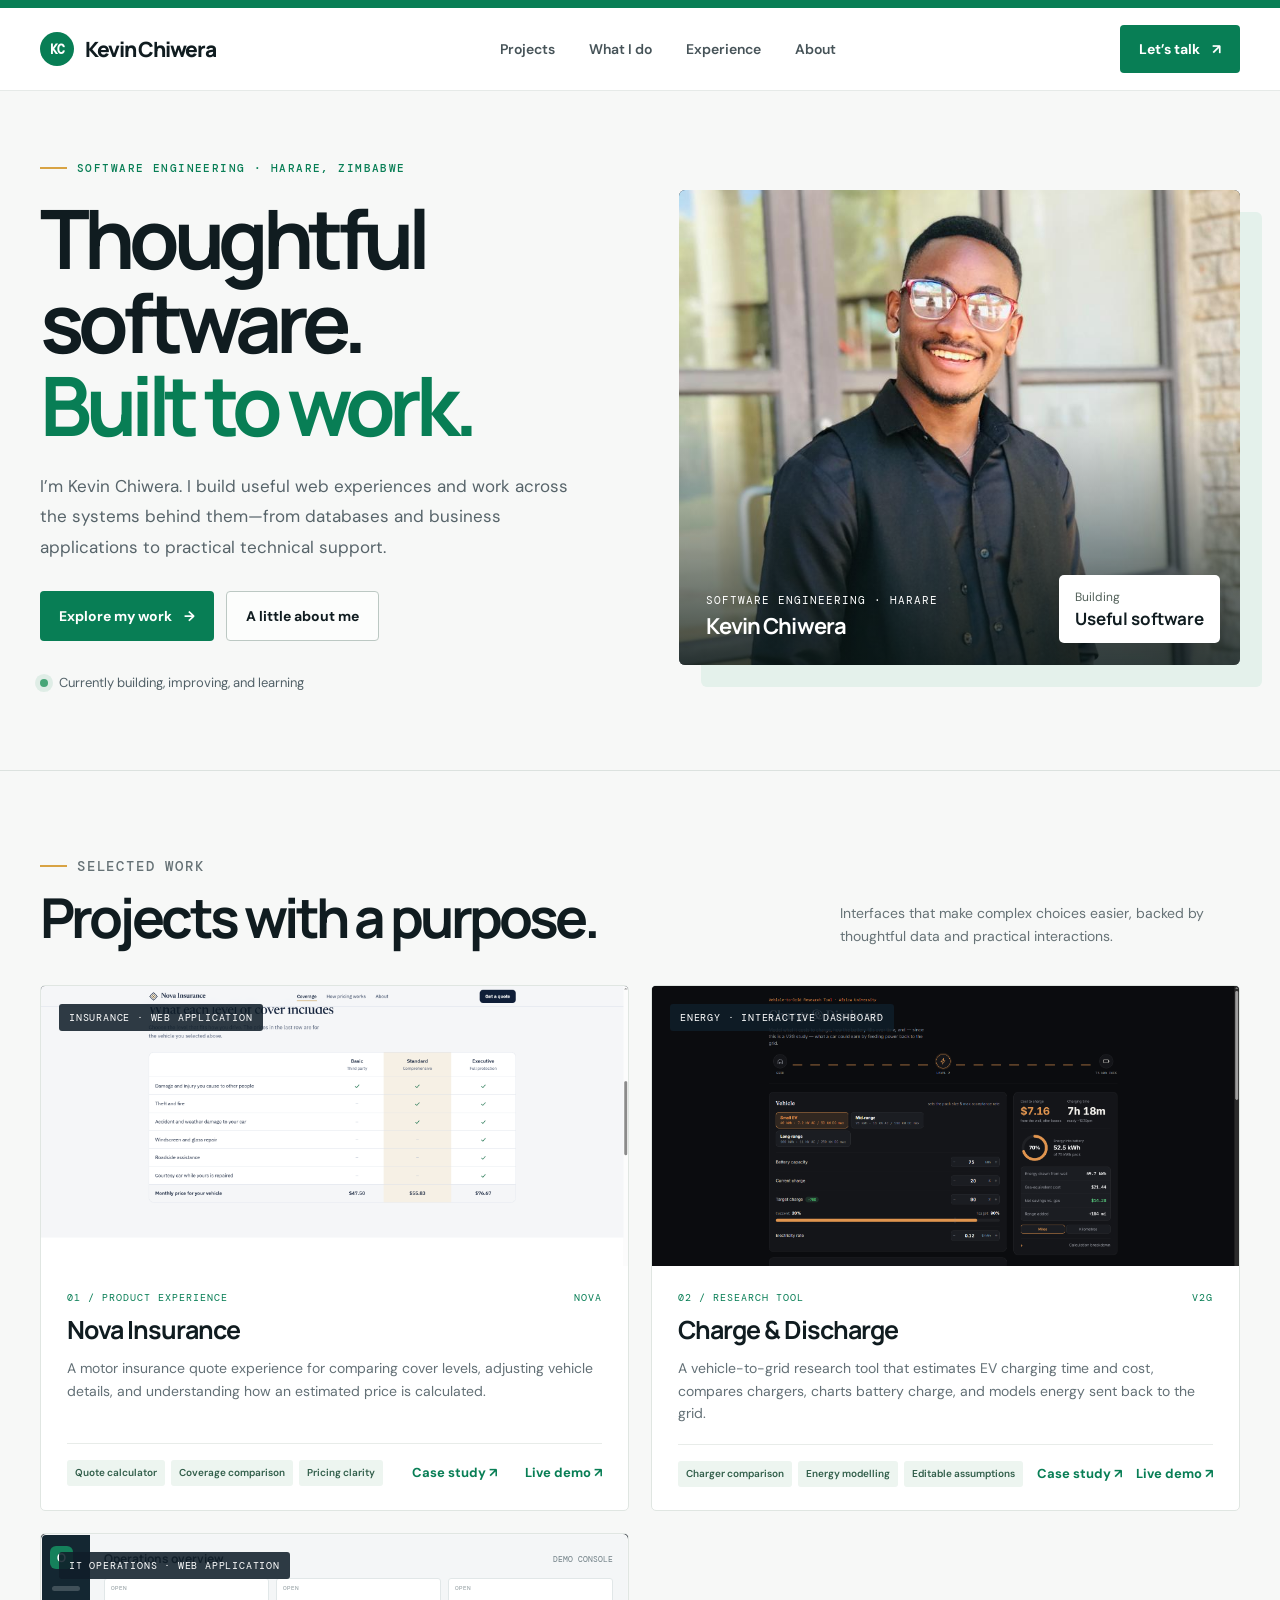
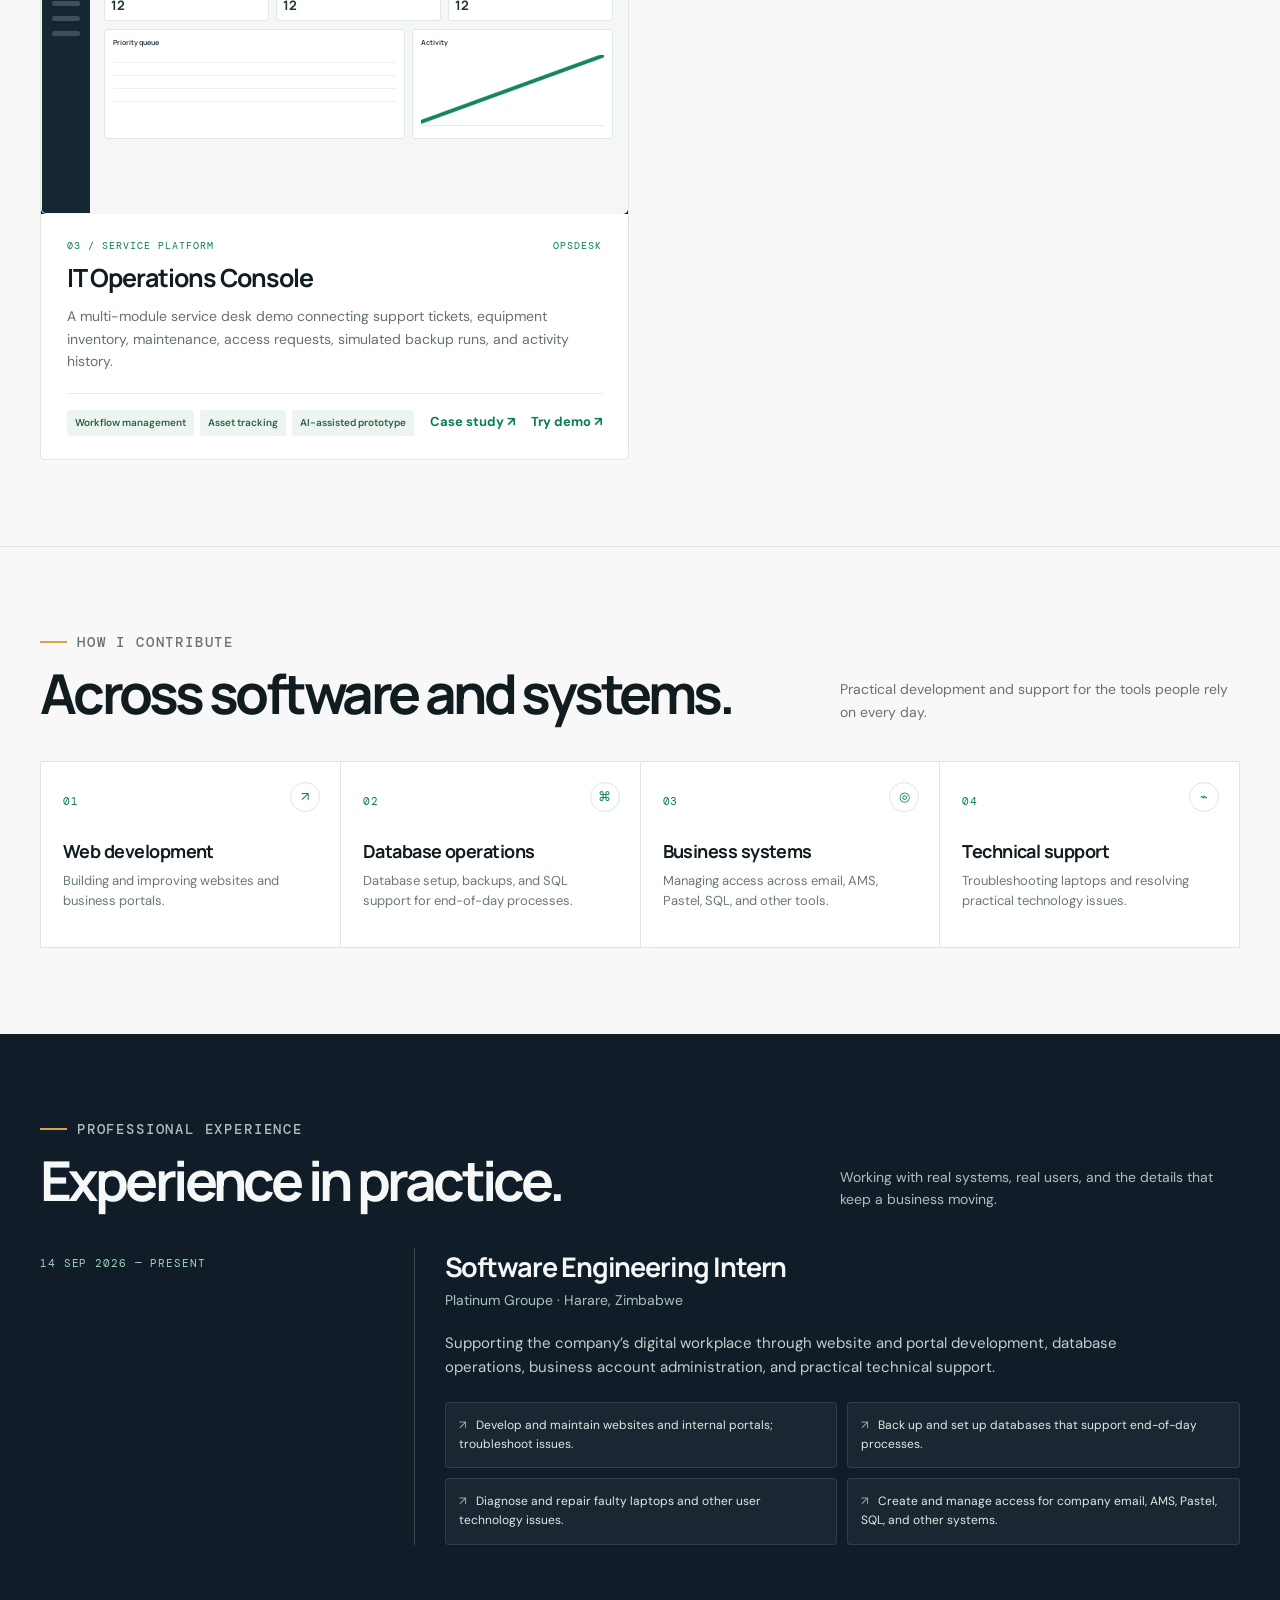
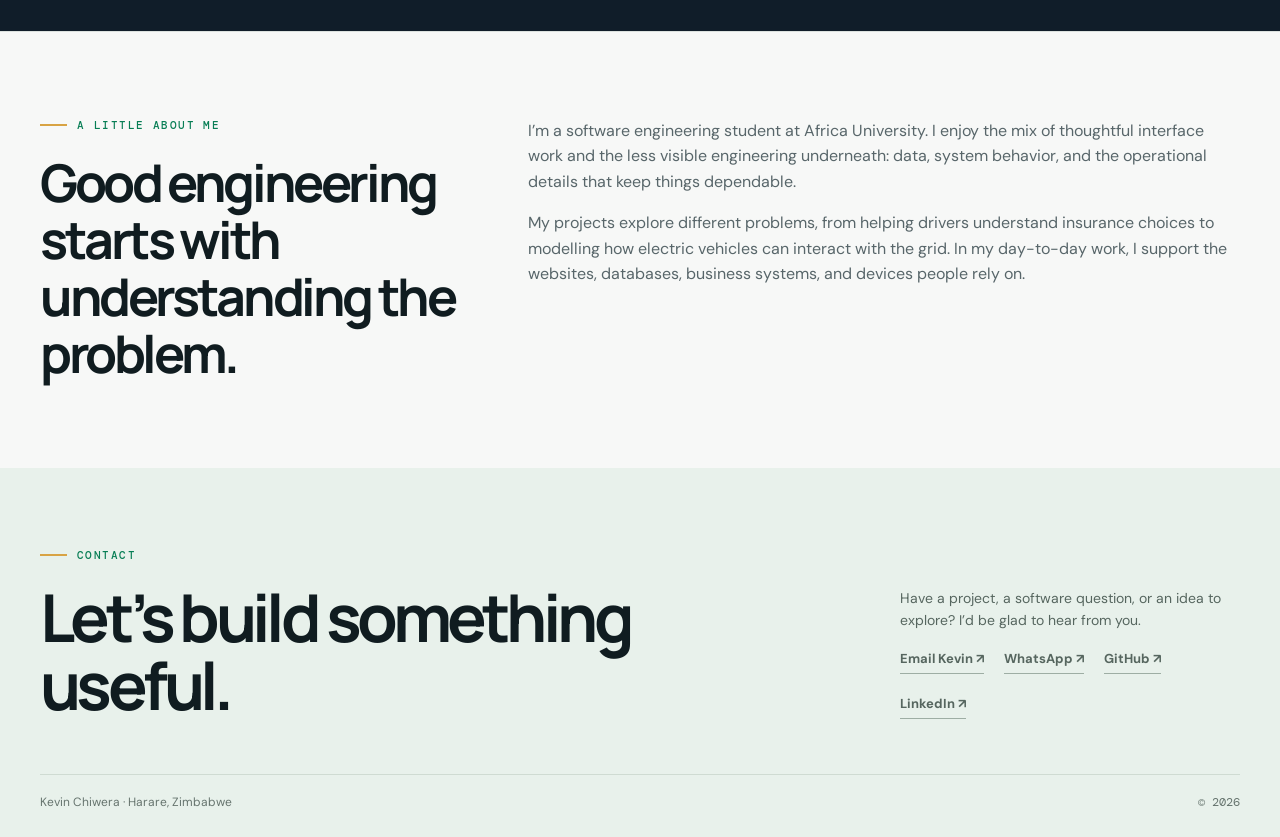
<file: index.html>
<!doctype html>
<html lang="en">
<head>
<meta charset="utf-8"><meta name="viewport" content="width=device-width, initial-scale=1"><meta name="theme-color" content="#f7f8f7">
<meta property="og:type" content="website">
<meta property="og:title" content="Kevin Chiwera — Software Engineer">
<meta property="og:description" content="Selected software projects, engineering interests, and professional experience from Kevin Chiwera.">
<meta property="og:image" content="assets/kevin-chiwera.jpg">
<meta name="twitter:card" content="summary_large_image">
<link rel="icon" type="image/svg+xml" href="assets/favicon.svg">
<title>Kevin Chiwera — Software Engineer</title>
<meta name="description" content="Kevin Chiwera is a software engineer building practical web experiences and dependable business systems in Harare, Zimbabwe.">
<link rel="preconnect" href="https://fonts.googleapis.com"><link rel="preconnect" href="https://fonts.gstatic.com" crossorigin>
<link href="https://fonts.googleapis.com/css2?family=DM+Mono:wght@400;500&family=DM+Sans:wght@400;500;600;700&family=Manrope:wght@400;500;600;700;800&display=swap" rel="stylesheet">
<link rel="stylesheet" href="styles.css">
</head>
<body>
<a class="skip" href="#main">Skip to content</a><div class="topline"></div>
<header><div class="wrap nav"><a class="brand" href="#top"><span class="brand-mark">KC</span>Kevin Chiwera</a><button class="menu" id="menu" aria-label="Open navigation" aria-expanded="false" aria-controls="nav-links">☰</button><nav class="nav-links" id="nav-links" aria-label="Main navigation"><a href="#work">Projects</a><a href="#capabilities">What I do</a><a href="#experience">Experience</a><a href="#about">About</a></nav><a class="nav-cta" href="#contact">Let’s talk <span aria-hidden="true">↗</span></a></div></header>
<main id="main">
<section class="wrap hero" id="top"><div><p class="eyebrow">Software engineering · Harare, Zimbabwe</p><h1>Thoughtful software.<br><span class="accent">Built to work.</span></h1><p class="hero-copy">I’m Kevin Chiwera. I build useful web experiences and work across the systems behind them—from databases and business applications to practical technical support.</p><div class="hero-actions"><a class="button primary" href="#work">Explore my work <span aria-hidden="true">→</span></a><a class="button secondary" href="#about">A little about me</a></div><div class="hero-meta"><span class="pulse"></span>Currently building, improving, and learning</div></div><div class="hero-visual portrait-frame"><img src="assets/kevin-chiwera.jpg" alt="Kevin Chiwera in a dark shirt and blazer" width="810" height="1080" fetchpriority="high" decoding="async"><div class="portrait-shade"></div><div class="portrait-caption">Software engineering · Harare<strong>Kevin Chiwera</strong></div><div class="float-chip">Building<strong>Useful software</strong></div></div></section>
<section class="section" id="work"><div class="wrap"><div class="section-heading"><div><p class="eyebrow">Selected work</p><h2>Projects with a purpose.</h2></div><p>Interfaces that make complex choices easier, backed by thoughtful data and practical interactions.</p></div><div class="project-grid">
<article class="project"><div class="project-image"><img src="assets/nova-coverage.PNG" alt="Nova Insurance coverage comparison table showing three cover levels" width="1920" height="1080" loading="lazy" decoding="async"><span class="image-tag">Insurance · Web application</span></div><div class="project-body"><div class="project-meta"><span>01 / Product experience</span><span>Nova</span></div><h3>Nova Insurance</h3><p>A motor insurance quote experience for comparing cover levels, adjusting vehicle details, and understanding how an estimated price is calculated.</p><div class="project-bottom"><div class="pills"><span class="pill">Quote calculator</span><span class="pill">Coverage comparison</span><span class="pill">Pricing clarity</span></div><a class="project-link" href="projects/nova.html">Case study ↗</a><a class="project-link" href="https://chiwerak-oss.github.io/Nova-Insurance/" target="_blank" rel="noopener noreferrer">Live demo ↗</a></div></div></article>
<article class="project"><div class="project-image"><img src="assets/v2g-dashboard.PNG" alt="V2G research dashboard with EV charging estimates and battery state visualization" width="1920" height="1080" loading="lazy" decoding="async"><span class="image-tag">Energy · Interactive dashboard</span></div><div class="project-body"><div class="project-meta"><span>02 / Research tool</span><span>V2G</span></div><h3>Charge &amp; Discharge</h3><p>A vehicle-to-grid research tool that estimates EV charging time and cost, compares chargers, charts battery charge, and models energy sent back to the grid.</p><div class="project-bottom"><div class="pills"><span class="pill">Charger comparison</span><span class="pill">Energy modelling</span><span class="pill">Editable assumptions</span></div><a class="project-link" href="projects/v2g.html">Case study ↗</a><a class="project-link" href="https://chiwerak-oss.github.io/v2g-energy-dashboard/" target="_blank" rel="noopener noreferrer">Live demo ↗</a></div></div></article>
<article class="project"><a href="opsdesk/" aria-label="Open the OpsDesk IT operations demo" style="text-decoration:none"><div class="project-image opsdesk-preview"><div class="ops-shell"><div class="ops-side"><b>O</b><i></i><i></i><i></i><i></i></div><div class="ops-main"><div class="ops-head">Operations overview<span>DEMO CONSOLE</span></div><div class="ops-stats"><i></i><i></i><i></i></div><div class="ops-lower"><div class="ops-table"><b>Priority queue</b><i></i><i></i><i></i><i></i></div><div class="ops-chart"><b>Activity</b></div></div></div></div><span class="image-tag">IT operations · Web application</span></div></a><div class="project-body"><div class="project-meta"><span>03 / Service platform</span><span>OpsDesk</span></div><h3>IT Operations Console</h3><p>A multi-module service desk demo connecting support tickets, equipment inventory, maintenance, access requests, simulated backup runs, and activity history.</p><div class="project-bottom"><div class="pills"><span class="pill">Workflow management</span><span class="pill">Asset tracking</span><span class="pill">AI-assisted prototype</span></div><a class="project-link" href="projects/opsdesk.html">Case study ↗</a><a class="project-link" href="opsdesk/">Try demo ↗</a></div></div></article></div></div></section>
<section class="section" id="capabilities"><div class="wrap"><div class="section-heading"><div><p class="eyebrow">How I contribute</p><h2>Across software and systems.</h2></div><p>Practical development and support for the tools people rely on every day.</p></div><div class="capability-grid"><article class="capability"><span class="cap-icon">↗</span><span class="cap-number">01</span><h3>Web development</h3><p>Building and improving websites and business portals.</p></article><article class="capability"><span class="cap-icon">⌘</span><span class="cap-number">02</span><h3>Database operations</h3><p>Database setup, backups, and SQL support for end-of-day processes.</p></article><article class="capability"><span class="cap-icon">◎</span><span class="cap-number">03</span><h3>Business systems</h3><p>Managing access across email, AMS, Pastel, SQL, and other tools.</p></article><article class="capability"><span class="cap-icon">⌁</span><span class="cap-number">04</span><h3>Technical support</h3><p>Troubleshooting laptops and resolving practical technology issues.</p></article></div></div></section>
<section class="section dark" id="experience"><div class="wrap"><div class="section-heading"><div><p class="eyebrow">Professional experience</p><h2>Experience in practice.</h2></div><p>Working with real systems, real users, and the details that keep a business moving.</p></div><div class="experience"><div class="exp-date">14 Sep 2026 — Present</div><div class="exp-content"><h3>Software Engineering Intern</h3><div class="exp-org">Platinum Groupe · Harare, Zimbabwe</div><p>Supporting the company’s digital workplace through website and portal development, database operations, business account administration, and practical technical support.</p><ul class="responsibilities"><li>Develop and maintain websites and internal portals; troubleshoot issues.</li><li>Back up and set up databases that support end-of-day processes.</li><li>Diagnose and repair faulty laptops and other user technology issues.</li><li>Create and manage access for company email, AMS, Pastel, SQL, and other systems.</li></ul></div></div></div></section>
<section class="section" id="about"><div class="wrap about-grid"><div class="about-title"><p class="eyebrow">A little about me</p><h2>Good engineering starts with understanding the problem.</h2></div><div class="about-copy"><p>I’m a software engineering student at Africa University. I enjoy the mix of thoughtful interface work and the less visible engineering underneath: data, system behavior, and the operational details that keep things dependable.</p><p>My projects explore different problems, from helping drivers understand insurance choices to modelling how electric vehicles can interact with the grid. In my day-to-day work, I support the websites, databases, business systems, and devices people rely on.</p></div></div></section>
</main>
<footer class="contact" id="contact"><div class="wrap"><p class="eyebrow">Contact</p><div class="contact-main"><h2>Let’s build something useful.</h2><div class="contact-copy">Have a project, a software question, or an idea to explore? I’d be glad to hear from you.<div class="contact-links"><a href="mailto:chiwerakk@gmail.com">Email Kevin ↗</a><a href="https://wa.me/263774453953" target="_blank" rel="noopener noreferrer">WhatsApp ↗</a><a href="https://github.com/chiwerak-oss" target="_blank" rel="noopener noreferrer">GitHub ↗</a><a href="https://linkedin.com/in/kevin-chiwera-9b23233b3" target="_blank" rel="noopener noreferrer">LinkedIn ↗</a></div></div></div><div class="footer-line"><span>Kevin Chiwera · Harare, Zimbabwe</span><span class="mono">© <span id="year"></span></span></div></div></footer>
<script src="main.js" defer></script>
</body>
</html>
</file>
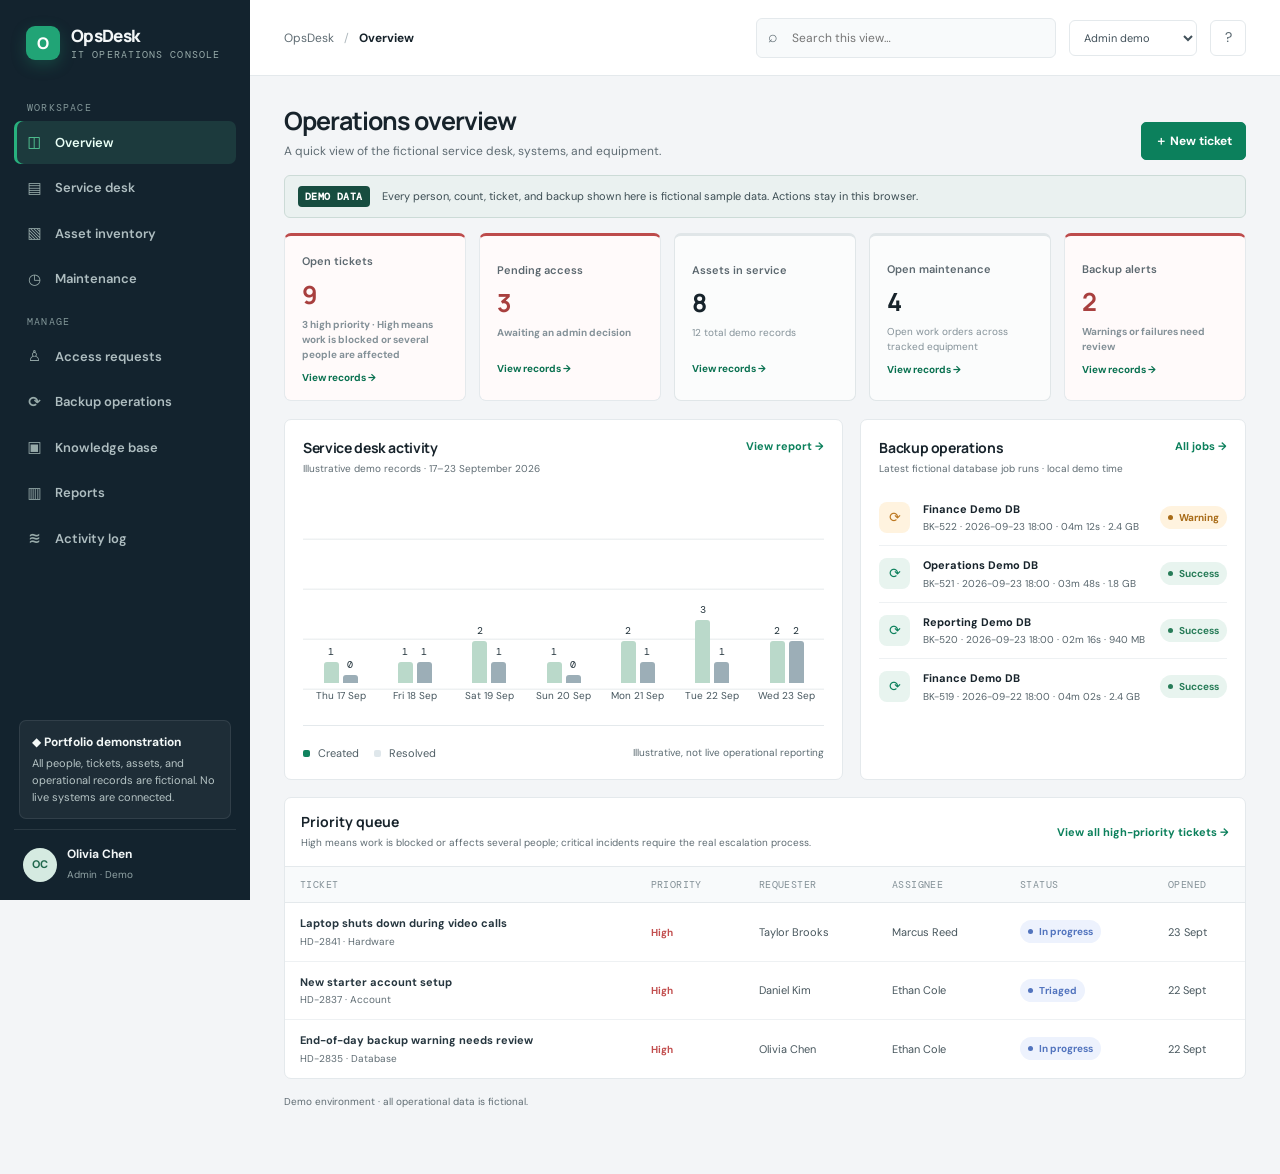
<file: opsdesk/index.html>
<!doctype html><html lang="en"><head><meta charset="utf-8"><meta name="viewport" content="width=device-width,initial-scale=1"><meta name="theme-color" content="#f3f5f7"><title>OpsDesk — IT Operations Console</title><meta name="description" content="OpsDesk is a fictional IT service and operations portfolio demo."><link rel="preconnect" href="https://fonts.googleapis.com"><link href="https://fonts.googleapis.com/css2?family=DM+Mono:wght@400;500&family=DM+Sans:wght@400;500;600;700&family=Manrope:wght@500;600;700;800&display=swap" rel="stylesheet"><link rel="stylesheet" href="styles.css"></head>
<body><div class="app"><aside class="sidebar" id="sidebar"><div class="brand"><span class="brand-icon">O</span><span>OpsDesk<small>IT Operations Console</small></span></div><div class="side-label">Workspace</div><nav class="nav" id="nav"></nav><div class="side-label">Manage</div><nav class="nav" id="navManage"></nav><div class="sidebar-spacer"></div><div class="demo-note"><strong>◆ Portfolio demonstration</strong>All people, tickets, assets, and operational records are fictional. No live systems are connected.</div><div class="side-profile"><div class="avatar" id="profileInitials">OC</div><div><strong id="profileName">Olivia Chen</strong><small id="profileRole">Administrator · Demo</small></div></div></aside><div class="workspace"><header class="topbar"><div class="topbar-left"><button class="icon-btn mobile-menu" id="mobileMenu" aria-label="Open navigation">☰</button><div class="breadcrumbs">OpsDesk <span style="padding:0 7px;color:#aeb8bd">/</span> <strong id="crumb">Overview</strong></div></div><div class="top-actions"><label class="search"><span aria-hidden="true">⌕</span><input id="globalSearch" type="search" placeholder="Search this view…" aria-label="Search current view" aria-keyshortcuts="Control+K"></label><select class="role-select" id="roleSelect" aria-label="Switch demo role"><option value="Admin">Admin demo</option><option value="Technician">Technician demo</option><option value="Requester">Requester demo</option></select><button class="icon-btn" id="helpButton" aria-label="About this demo">?</button></div></header><main class="main" id="main" tabindex="-1"></main></div></div><div id="modalRoot"></div><div id="toastRoot" aria-live="polite" aria-atomic="true"></div><script src="data.js"></script><script src="app.js"></script><script src="dashboard.js"></script><script src="flows.js"></script><script src="interactions.js"></script></body></html>
</file>
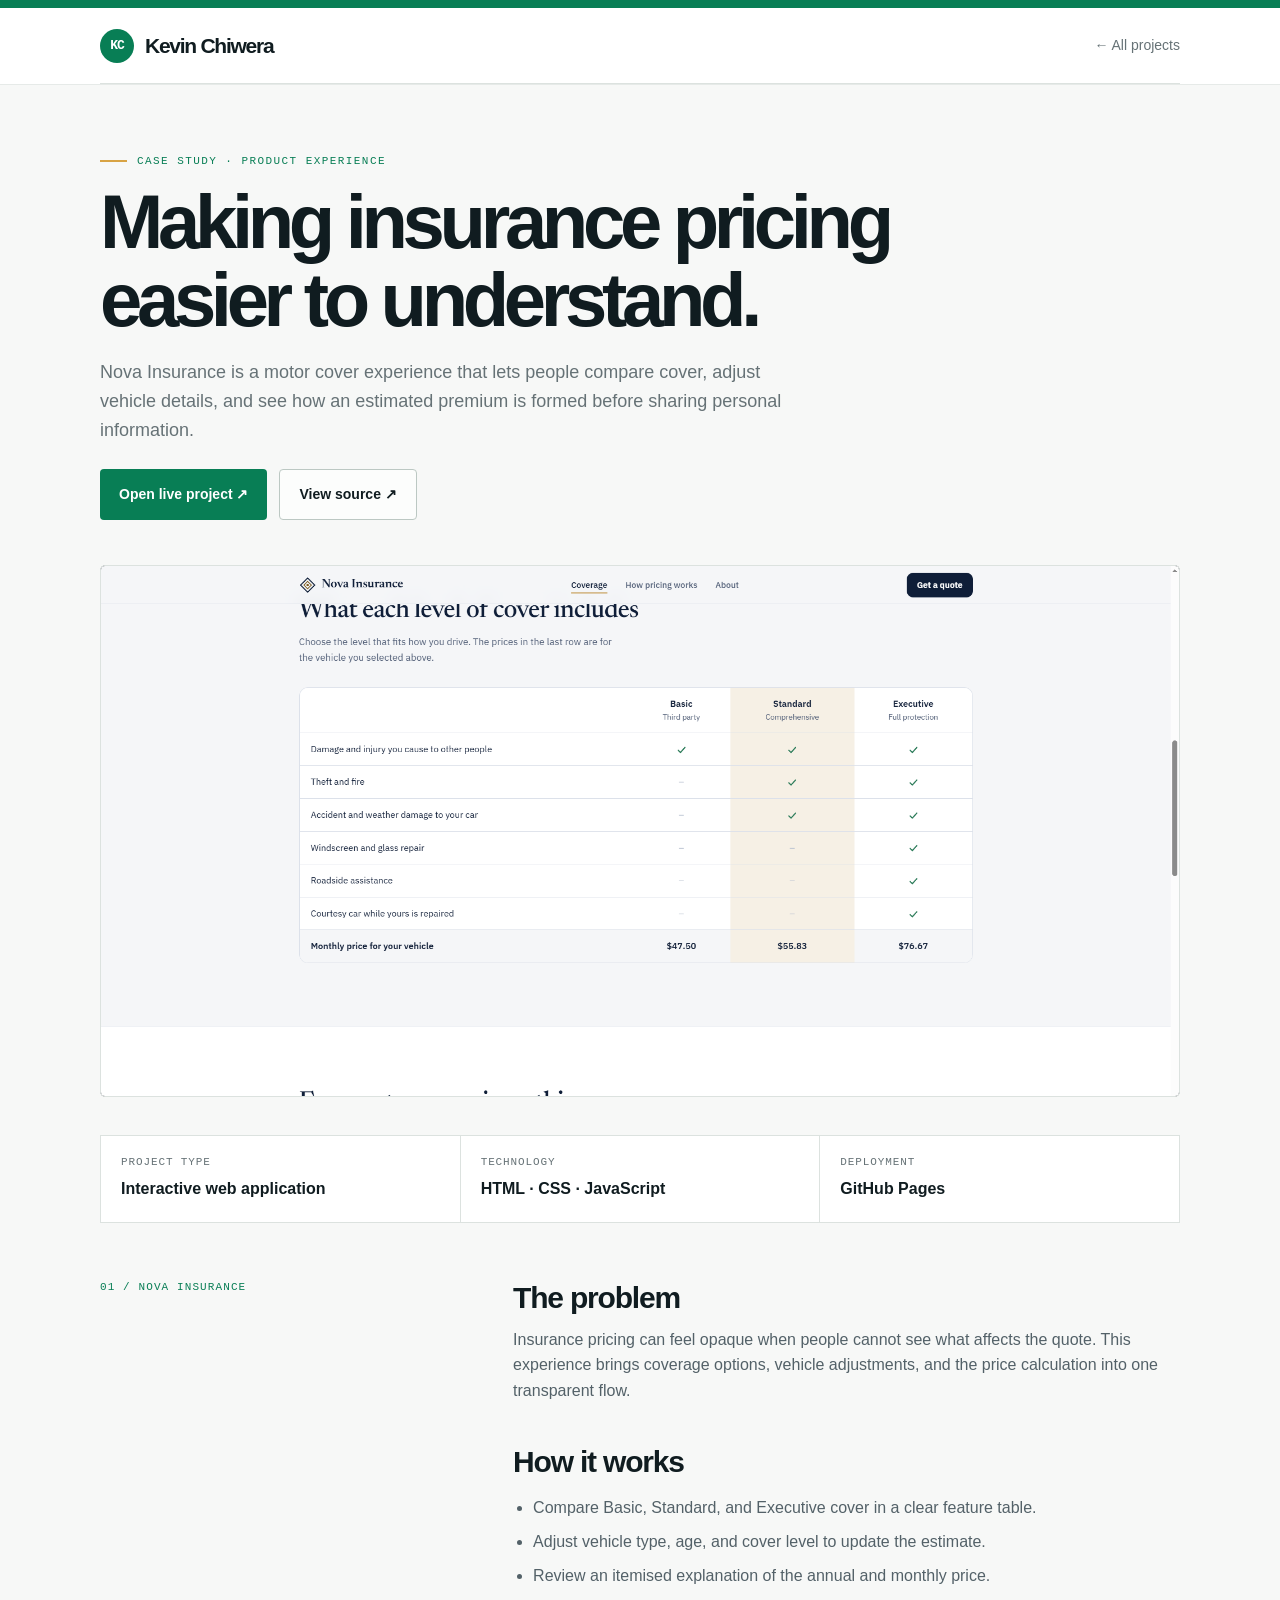
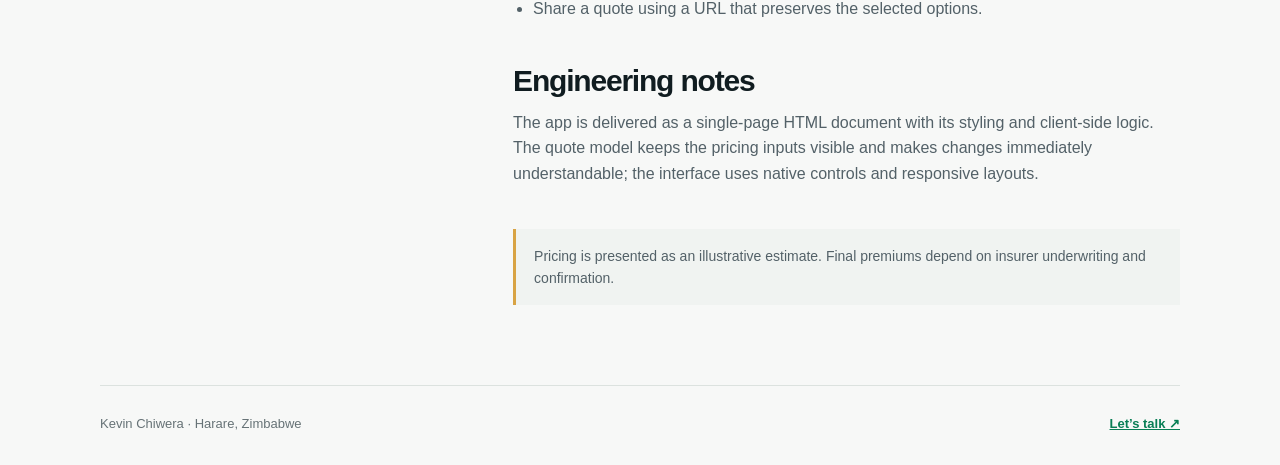
<file: projects/nova.html>
<!doctype html><html lang="en"><head><meta charset="utf-8"><meta name="viewport" content="width=device-width, initial-scale=1"><meta name="theme-color" content="#f7f8f7"><link rel="stylesheet" href="../styles.css"><link rel="stylesheet" href="../case-study.css"><title>Nova Insurance — Kevin Chiwera</title><meta name="description" content="An engineering case study of the Nova Insurance quote and coverage experience."><link rel="icon" type="image/svg+xml" href="../assets/favicon.svg"></head><body><a class="skip" href="#main">Skip to content</a><div class="topline"></div><header><div class="case-wrap case-nav"><a class="brand" href="../index.html"><span class="brand-mark">KC</span>Kevin Chiwera</a><a class="back-link" href="../index.html#work">← All projects</a></div></header><main id="main" class="case-wrap"><section class="case-hero"><p class="eyebrow">Case study · Product experience</p><h1>Making insurance pricing easier to understand.</h1><p class="case-lede">Nova Insurance is a motor cover experience that lets people compare cover, adjust vehicle details, and see how an estimated premium is formed before sharing personal information.</p><div class="case-actions"><a class="button primary" href="https://chiwerak-oss.github.io/Nova-Insurance/" target="_blank" rel="noopener noreferrer">Open live project ↗</a><a class="button secondary" href="https://github.com/chiwerak-oss/Nova-Insurance" target="_blank" rel="noopener noreferrer">View source ↗</a></div></section><img class="case-image" src="../assets/nova-coverage.PNG" alt="Nova Insurance policy coverage comparison table" width="1920" height="1080" loading="lazy" decoding="async"><dl class="case-meta"><div><dt>Project type</dt><dd>Interactive web application</dd></div><div><dt>Technology</dt><dd>HTML · CSS · JavaScript</dd></div><div><dt>Deployment</dt><dd>GitHub Pages</dd></div></dl><div class="case-body"><div class="case-index">01 / Nova Insurance</div><div class="case-copy"><section><h2>The problem</h2><p>Insurance pricing can feel opaque when people cannot see what affects the quote. This experience brings coverage options, vehicle adjustments, and the price calculation into one transparent flow.</p></section><section><h2>How it works</h2><ul><li>Compare Basic, Standard, and Executive cover in a clear feature table.</li><li>Adjust vehicle type, age, and cover level to update the estimate.</li><li>Review an itemised explanation of the annual and monthly price.</li><li>Share a quote using a URL that preserves the selected options.</li></ul></section><section><h2>Engineering notes</h2><p>The app is delivered as a single-page HTML document with its styling and client-side logic. The quote model keeps the pricing inputs visible and makes changes immediately understandable; the interface uses native controls and responsive layouts.</p></section><aside class="case-note">Pricing is presented as an illustrative estimate. Final premiums depend on insurer underwriting and confirmation.</aside></div></div></main><footer class="case-wrap case-footer"><span>Kevin Chiwera · Harare, Zimbabwe</span><a href="mailto:chiwerakk@gmail.com">Let’s talk ↗</a></footer></body></html>
</file>
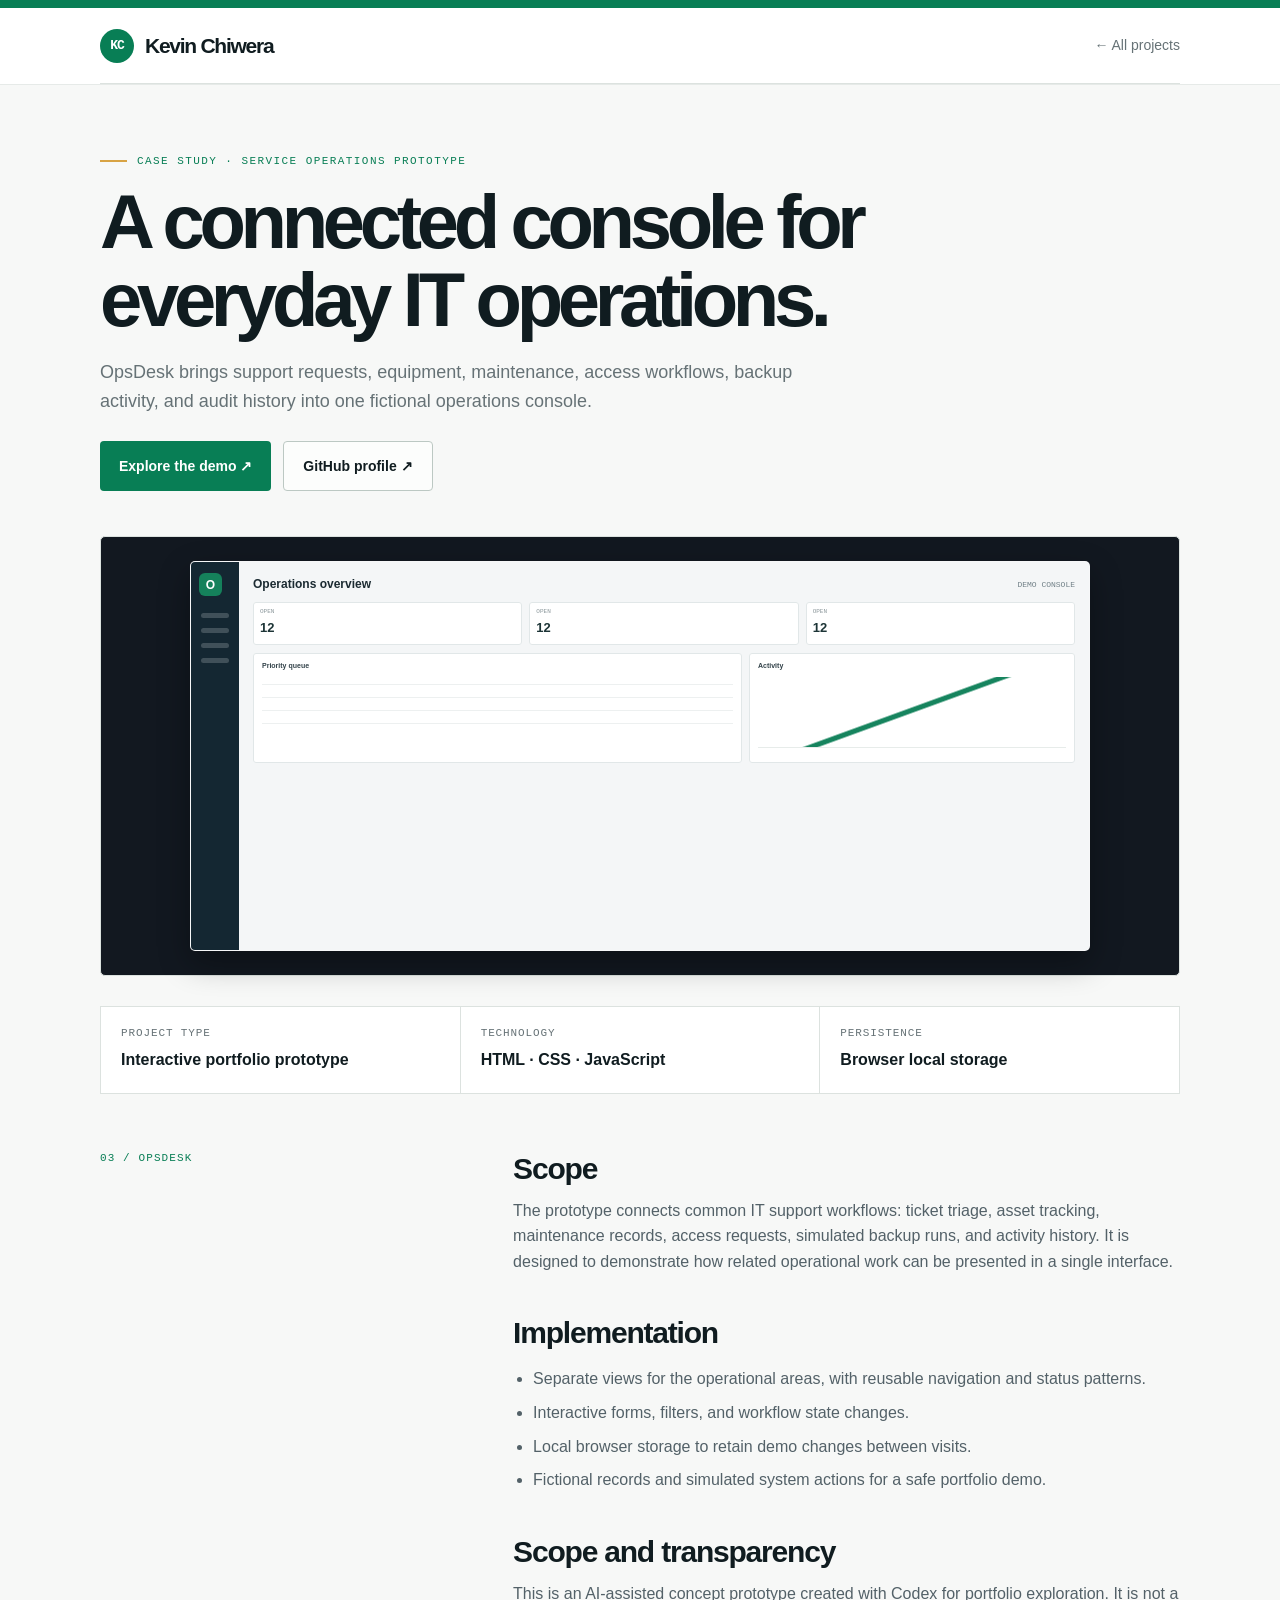
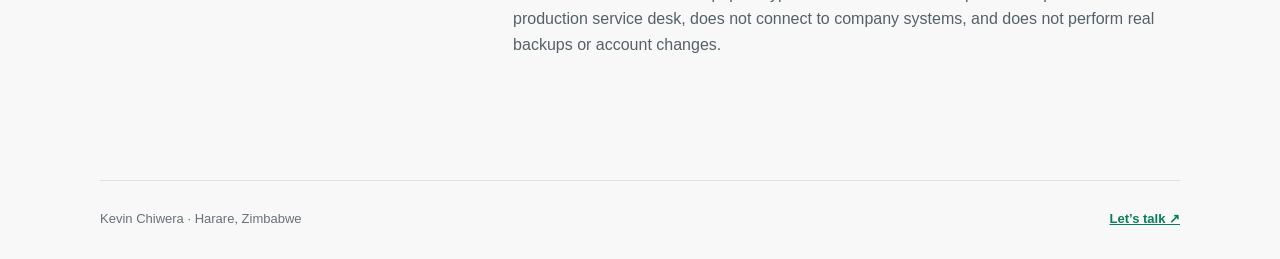
<file: projects/opsdesk.html>
<!doctype html><html lang="en"><head><meta charset="utf-8"><meta name="viewport" content="width=device-width, initial-scale=1"><meta name="theme-color" content="#f7f8f7"><link rel="stylesheet" href="../styles.css"><link rel="stylesheet" href="../case-study.css"><title>OpsDesk — Kevin Chiwera</title><meta name="description" content="An engineering case study of an AI-assisted IT operations console prototype."><link rel="icon" type="image/svg+xml" href="../assets/favicon.svg"></head><body><a class="skip" href="#main">Skip to content</a><div class="topline"></div><header><div class="case-wrap case-nav"><a class="brand" href="../index.html"><span class="brand-mark">KC</span>Kevin Chiwera</a><a class="back-link" href="../index.html#work">← All projects</a></div></header><main id="main" class="case-wrap"><section class="case-hero"><p class="eyebrow">Case study · Service operations prototype</p><h1>A connected console for everyday IT operations.</h1><p class="case-lede">OpsDesk brings support requests, equipment, maintenance, access workflows, backup activity, and audit history into one fictional operations console.</p><div class="case-actions"><a class="button primary" href="../opsdesk/">Explore the demo ↗</a><a class="button secondary" href="https://github.com/chiwerak-oss" target="_blank" rel="noopener noreferrer">GitHub profile ↗</a></div></section><div class="case-image opsdesk-preview"><div class="ops-shell"><div class="ops-side"><b>O</b><i></i><i></i><i></i><i></i></div><div class="ops-main"><div class="ops-head">Operations overview<span>DEMO CONSOLE</span></div><div class="ops-stats"><i></i><i></i><i></i></div><div class="ops-lower"><div class="ops-table"><b>Priority queue</b><i></i><i></i><i></i><i></i></div><div class="ops-chart"><b>Activity</b></div></div></div></div></div><dl class="case-meta"><div><dt>Project type</dt><dd>Interactive portfolio prototype</dd></div><div><dt>Technology</dt><dd>HTML · CSS · JavaScript</dd></div><div><dt>Persistence</dt><dd>Browser local storage</dd></div></dl><div class="case-body"><div class="case-index">03 / OpsDesk</div><div class="case-copy"><section><h2>Scope</h2><p>The prototype connects common IT support workflows: ticket triage, asset tracking, maintenance records, access requests, simulated backup runs, and activity history. It is designed to demonstrate how related operational work can be presented in a single interface.</p></section><section><h2>Implementation</h2><ul><li>Separate views for the operational areas, with reusable navigation and status patterns.</li><li>Interactive forms, filters, and workflow state changes.</li><li>Local browser storage to retain demo changes between visits.</li><li>Fictional records and simulated system actions for a safe portfolio demo.</li></ul></section><section><h2>Scope and transparency</h2><p>This is an AI-assisted concept prototype created with Codex for portfolio exploration. It is not a production service desk, does not connect to company systems, and does not perform real backups or account changes.</p></section></div></div></main><footer class="case-wrap case-footer"><span>Kevin Chiwera · Harare, Zimbabwe</span><a href="mailto:chiwerakk@gmail.com">Let’s talk ↗</a></footer></body></html>
</file>
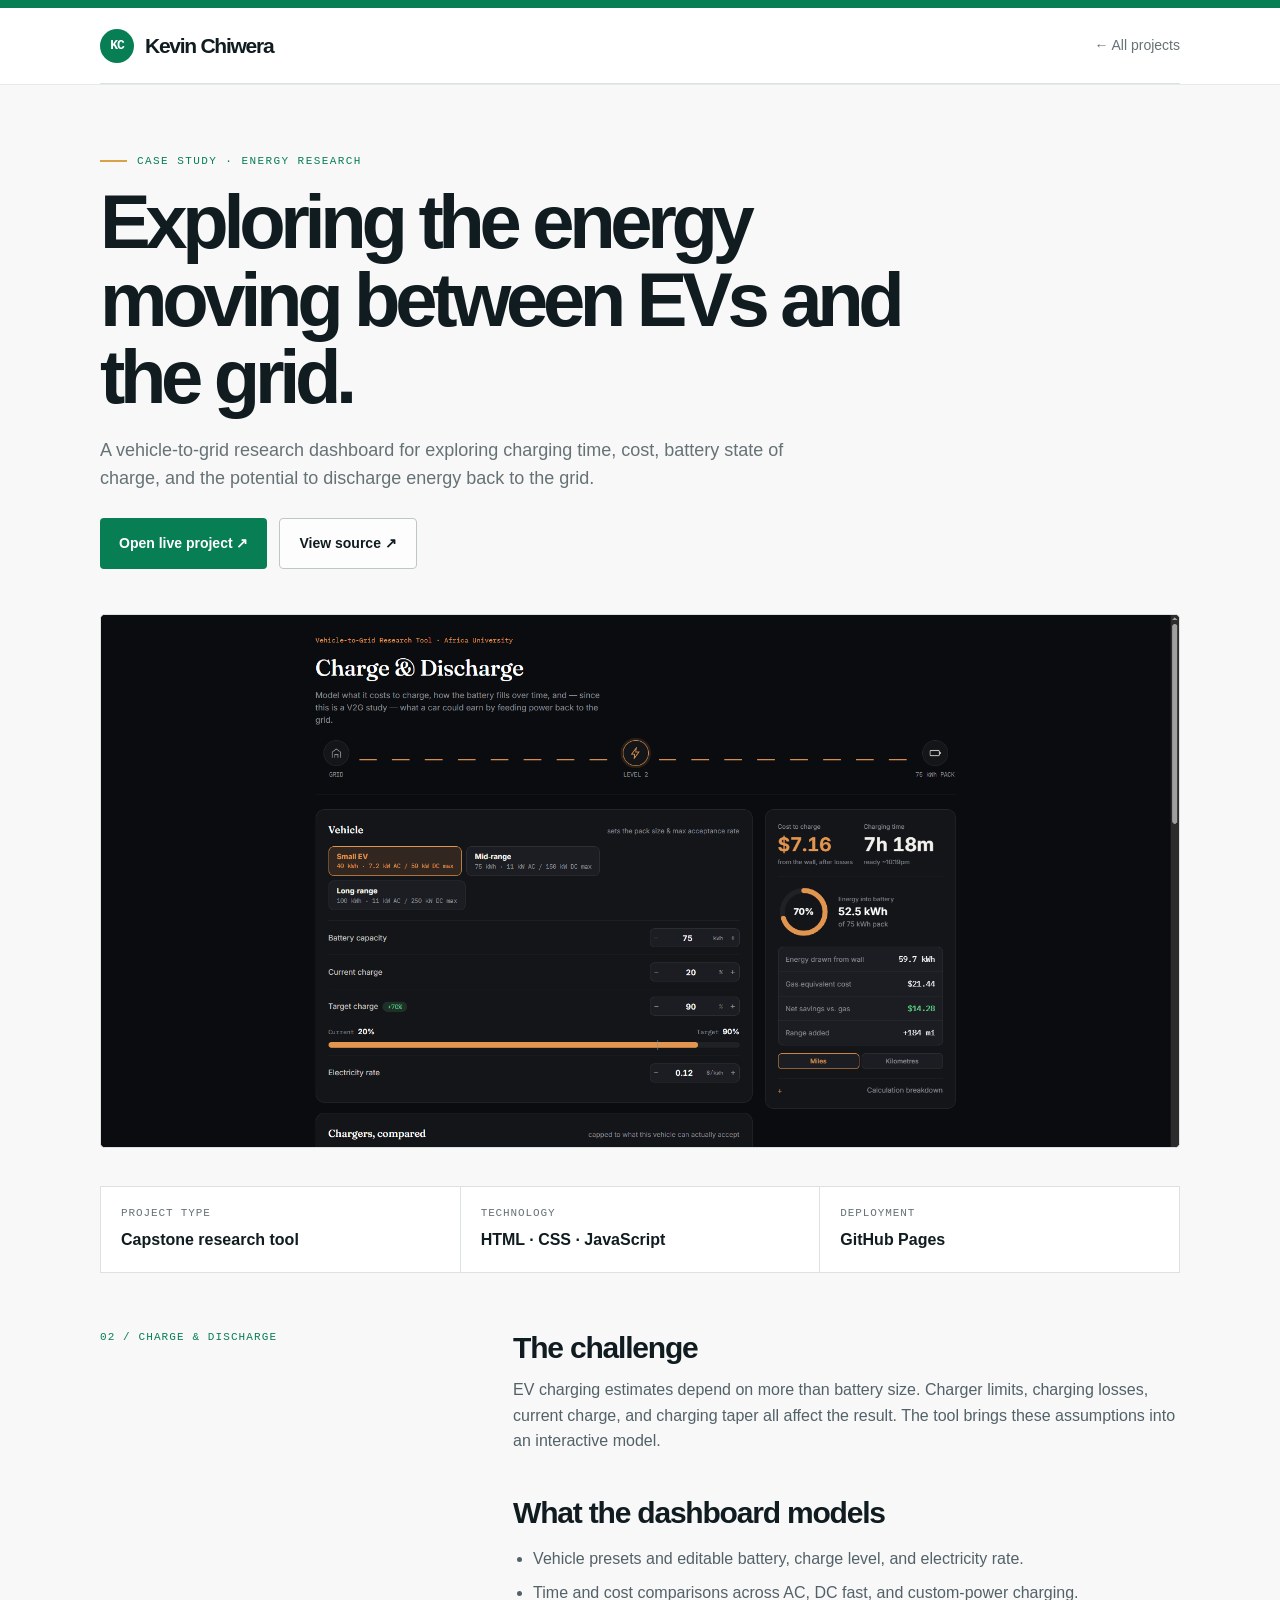
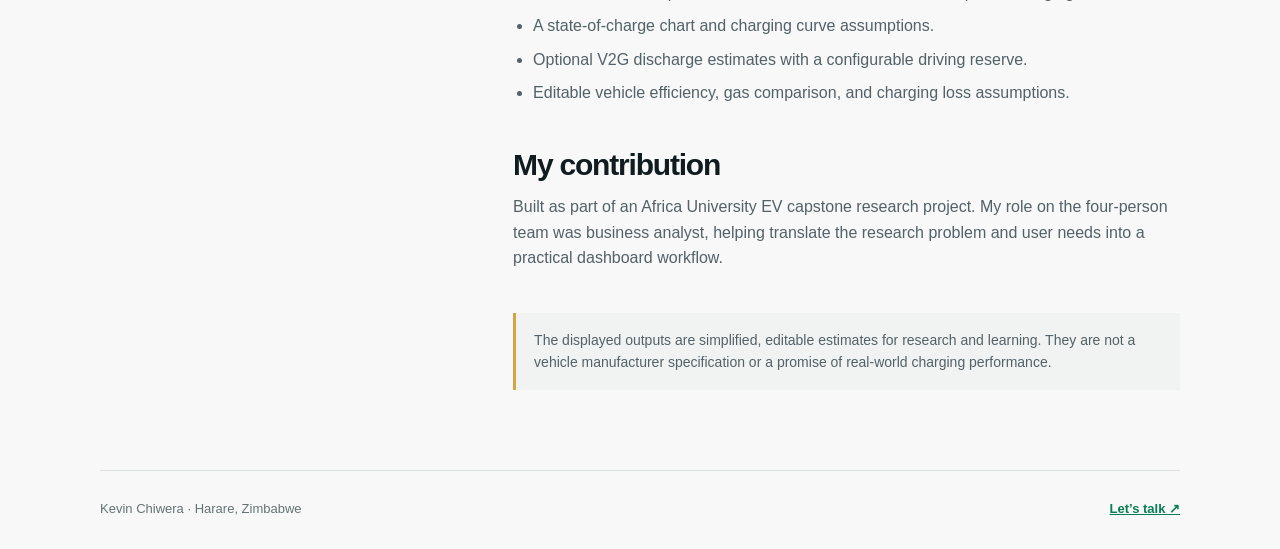
<file: projects/v2g.html>
<!doctype html><html lang="en"><head><meta charset="utf-8"><meta name="viewport" content="width=device-width, initial-scale=1"><meta name="theme-color" content="#f7f8f7"><link rel="stylesheet" href="../styles.css"><link rel="stylesheet" href="../case-study.css"><title>Charge & Discharge — Kevin Chiwera</title><meta name="description" content="An engineering case study of an EV charging and vehicle-to-grid research dashboard."><link rel="icon" type="image/svg+xml" href="../assets/favicon.svg"></head><body><a class="skip" href="#main">Skip to content</a><div class="topline"></div><header><div class="case-wrap case-nav"><a class="brand" href="../index.html"><span class="brand-mark">KC</span>Kevin Chiwera</a><a class="back-link" href="../index.html#work">← All projects</a></div></header><main id="main" class="case-wrap"><section class="case-hero"><p class="eyebrow">Case study · Energy research</p><h1>Exploring the energy moving between EVs and the grid.</h1><p class="case-lede">A vehicle-to-grid research dashboard for exploring charging time, cost, battery state of charge, and the potential to discharge energy back to the grid.</p><div class="case-actions"><a class="button primary" href="https://chiwerak-oss.github.io/v2g-energy-dashboard/" target="_blank" rel="noopener noreferrer">Open live project ↗</a><a class="button secondary" href="https://github.com/chiwerak-oss/v2g-energy-dashboard" target="_blank" rel="noopener noreferrer">View source ↗</a></div></section><img class="case-image" src="../assets/v2g-dashboard.PNG" alt="Vehicle-to-grid dashboard comparing EV charging options and cost" width="1920" height="1080" loading="lazy" decoding="async"><dl class="case-meta"><div><dt>Project type</dt><dd>Capstone research tool</dd></div><div><dt>Technology</dt><dd>HTML · CSS · JavaScript</dd></div><div><dt>Deployment</dt><dd>GitHub Pages</dd></div></dl><div class="case-body"><div class="case-index">02 / Charge &amp; Discharge</div><div class="case-copy"><section><h2>The challenge</h2><p>EV charging estimates depend on more than battery size. Charger limits, charging losses, current charge, and charging taper all affect the result. The tool brings these assumptions into an interactive model.</p></section><section><h2>What the dashboard models</h2><ul><li>Vehicle presets and editable battery, charge level, and electricity rate.</li><li>Time and cost comparisons across AC, DC fast, and custom-power charging.</li><li>A state-of-charge chart and charging curve assumptions.</li><li>Optional V2G discharge estimates with a configurable driving reserve.</li><li>Editable vehicle efficiency, gas comparison, and charging loss assumptions.</li></ul></section><section><h2>My contribution</h2><p>Built as part of an Africa University EV capstone research project. My role on the four-person team was business analyst, helping translate the research problem and user needs into a practical dashboard workflow.</p></section><aside class="case-note">The displayed outputs are simplified, editable estimates for research and learning. They are not a vehicle manufacturer specification or a promise of real-world charging performance.</aside></div></div></main><footer class="case-wrap case-footer"><span>Kevin Chiwera · Harare, Zimbabwe</span><a href="mailto:chiwerakk@gmail.com">Let’s talk ↗</a></footer></body></html>
</file>
<file: styles.css>
:root{--ink:#101c20;--muted:#667276;--line:#dce2df;--paper:#f7f8f7;--white:#fff;--green:#087e55;--green-dark:#075c42;--mint:#e4f1eb;--gold:#d8a344;--navy:#101d29;--sans:'DM Sans',Arial,sans-serif;--display:Manrope,'Arial',sans-serif;--mono:'DM Mono',monospace}*{box-sizing:border-box}html{scroll-behavior:smooth;scroll-padding-top:90px}body{margin:0;background:var(--paper);color:var(--ink);font:16px/1.6 var(--sans)}a{color:inherit}.wrap{width:min(1200px,calc(100% - 56px));margin:auto}.skip{position:absolute;left:-10000px;top:8px;padding:10px;background:#fff;z-index:99}.skip:focus{left:8px}.topline{height:8px;background:var(--green)}header{position:sticky;top:0;z-index:10;background:rgba(255,255,255,.96);backdrop-filter:blur(12px);border-bottom:1px solid #e6eae8}.nav{height:82px;display:flex;align-items:center;justify-content:space-between;gap:24px}.brand{display:flex;align-items:center;gap:11px;text-decoration:none;font:800 21px var(--display);letter-spacing:-.06em}.brand-mark{width:34px;height:34px;border-radius:50%;display:grid;place-items:center;background:var(--green);color:#fff;font:700 13px var(--mono);letter-spacing:-.08em}.nav-links{display:flex;gap:34px;align-items:center}.nav-links a{text-decoration:none;font-size:14px;font-weight:600;color:#465358}.nav-links a:hover{color:var(--green)}.nav-cta,.button{display:inline-flex;align-items:center;justify-content:center;gap:12px;padding:13px 19px;border-radius:4px;text-decoration:none;font-size:14px;font-weight:700;transition:background .2s,transform .2s}.nav-cta,.button.primary{background:var(--green);color:white}.nav-cta:hover,.button.primary:hover{background:var(--green-dark);transform:translateY(-2px)}.button.secondary{border:1px solid #bcc8c3;background:rgba(255,255,255,.7)}.button.secondary:hover{border-color:var(--green);color:var(--green)}.menu{display:none;border:0;background:transparent;font-size:25px;color:var(--ink)}
.hero{min-height:660px;display:grid;grid-template-columns:1.02fr .98fr;align-items:center;gap:56px;padding:70px 0 76px}.eyebrow{display:flex;align-items:center;gap:10px;margin:0 0 22px;color:var(--green);font:500 11px var(--mono);letter-spacing:.13em;text-transform:uppercase}.eyebrow:before{content:'';width:27px;height:2px;background:var(--gold)}h1,h2,h3,p{margin-top:0}.hero h1{font:700 clamp(48px,6.5vw,82px)/1.02 var(--display);letter-spacing:-.075em;margin:0 0 23px;max-width:670px}.hero h1 .accent{color:var(--green)}.hero-copy{max-width:550px;color:#57646a;font-size:17px;line-height:1.8;margin-bottom:28px}.hero-actions{display:flex;gap:12px;flex-wrap:wrap}.hero-meta{display:flex;align-items:center;gap:11px;margin-top:32px;color:#526168;font-size:13px}.pulse{width:8px;height:8px;border-radius:50%;background:#48a678;box-shadow:0 0 0 5px #48a67822}.hero-visual{height:475px;border-radius:6px;background:var(--navy);position:relative;overflow:hidden;display:flex;align-items:center;justify-content:center;box-shadow:22px 22px 0 var(--mint)}.hero-visual:before{content:'';position:absolute;width:410px;height:410px;border-radius:50%;background:radial-gradient(circle,#15533f 0,#123a35 42%,#101d29 72%);right:-78px;top:-90px}.hero-visual:after{content:'';position:absolute;width:1px;height:130%;background:#ffffff10;transform:rotate(35deg);right:22%;top:-10%}.visual-grid{position:absolute;inset:0;background-image:linear-gradient(#ffffff0a 1px,transparent 1px),linear-gradient(90deg,#ffffff0a 1px,transparent 1px);background-size:38px 38px;mask-image:linear-gradient(90deg,transparent,#000)}.visual-label{position:absolute;left:28px;top:27px;color:#d6e2de;font:11px var(--mono);letter-spacing:.12em;text-transform:uppercase}.visual-code{position:absolute;left:29px;bottom:30px;color:#8ca29b;font:11px/1.9 var(--mono)}.visual-code b{color:#b9ddca;font-weight:500}.visual-card{width:70%;height:61%;position:relative;z-index:1;border:1px solid #ffffff2a;border-radius:8px;background:#ffffff0c;backdrop-filter:blur(5px);padding:17px;transform:rotate(-4deg);box-shadow:0 24px 70px #0006}.windowbar{height:20px;display:flex;align-items:center;gap:5px;border-bottom:1px solid #ffffff1a;margin-bottom:14px}.windowbar i{width:6px;height:6px;border-radius:50%;background:#dba344}.windowbar i:nth-child(2){background:#84bca0}.windowbar i:nth-child(3){background:#7695a9}.ui-row{display:flex;gap:8px;margin:9px 0}.ui-box{height:40px;flex:1;border-radius:4px;background:#ffffff14;border:1px solid #ffffff16}.ui-box.feature{background:linear-gradient(135deg,#106547,#0c352f);flex:1.4}.ui-bottom{height:105px;margin-top:12px;border-radius:4px;background:linear-gradient(160deg,#153c33,#1d282f);position:relative;overflow:hidden}.ui-bottom:after{content:'';position:absolute;left:8%;right:8%;bottom:18%;height:58%;border-bottom:2px solid #dba344;border-radius:50%;transform:skewY(-9deg)}.float-chip{position:absolute;z-index:2;right:7%;bottom:13%;background:white;border-radius:5px;padding:13px 16px;box-shadow:0 10px 28px #0003;font-size:12px;color:#53615a}.float-chip strong{display:block;color:var(--ink);font:700 17px var(--display)}
.section{padding:86px 0;border-top:1px solid var(--line)}.section.dark{background:var(--navy);color:#f6f8f7;border:0}.section-heading{display:flex;justify-content:space-between;align-items:end;gap:32px;margin-bottom:38px}.section-heading .eyebrow{margin-bottom:13px}.section-heading h2{font:700 clamp(34px,4.5vw,55px)/1.08 var(--display);letter-spacing:-.065em;margin:0}.section-heading p{max-width:400px;margin:0;color:var(--muted);font-size:14px}.dark .section-heading p{color:#afbfbb}.project-grid{display:grid;grid-template-columns:1fr 1fr;gap:22px}.project{background:white;border:1px solid #e0e6e2;border-radius:5px;overflow:hidden;transition:transform .25s,box-shadow .25s}.project:hover{transform:translateY(-5px);box-shadow:0 20px 45px #001a1020}.project-image{height:280px;overflow:hidden;background:#101923;position:relative}.project-image img{width:100%;height:100%;object-fit:cover;object-position:top center;transition:transform .5s}.project:hover .project-image img{transform:scale(1.035)}.project-image .image-tag{position:absolute;left:18px;top:18px;background:#101d29dd;color:white;padding:7px 10px;border-radius:3px;font:10px var(--mono);letter-spacing:.08em;text-transform:uppercase}.project-body{padding:25px 26px 23px}.project-meta{display:flex;justify-content:space-between;align-items:center;margin-bottom:8px;color:var(--green);font:10px var(--mono);letter-spacing:.1em;text-transform:uppercase}.project h3{font:700 25px var(--display);letter-spacing:-.04em;margin:0 0 10px}.project p{color:#637076;font-size:14px;margin:0;min-height:66px}.project-bottom{display:flex;align-items:center;justify-content:space-between;gap:12px;margin-top:20px;padding-top:16px;border-top:1px solid #e8ece9}.pills{display:flex;flex-wrap:wrap;gap:6px}.pill{font-size:10px;font-weight:600;background:#edf5f0;color:#315e4a;padding:5px 8px;border-radius:3px}.project-link{color:var(--green);text-decoration:none;font-size:13px;font-weight:700;white-space:nowrap}.project-link:hover{text-decoration:underline}.capability-grid{display:grid;grid-template-columns:repeat(4,1fr);gap:1px;background:#dfe6e1;border:1px solid #dfe6e1}.capability{background:#fff;padding:25px 22px;min-height:185px;position:relative}.cap-number{font:11px var(--mono);color:var(--green);letter-spacing:.08em}.capability h3{font:700 18px var(--display);letter-spacing:-.03em;margin:26px 0 8px}.capability p{font-size:13px;color:#6a777b;margin:0}.cap-icon{position:absolute;right:20px;top:20px;width:30px;height:30px;border:1px solid #dce7e0;border-radius:50%;display:grid;place-items:center;color:var(--green);font-size:13px}.experience{display:grid;grid-template-columns:.55fr 1.45fr;gap:60px}.exp-date{font:11px var(--mono);color:#9fd4bb;letter-spacing:.08em;text-transform:uppercase;padding-top:8px}.exp-content{border-left:1px solid #ffffff30;padding-left:30px}.exp-content h3{font:700 27px var(--display);letter-spacing:-.04em;margin:0 0 4px}.exp-org{font-size:14px;color:#aac2b8;margin-bottom:19px}.exp-content>p{color:#c2cfcb;max-width:730px;font-size:15px}.responsibilities{display:grid;grid-template-columns:1fr 1fr;gap:10px;padding:0;list-style:none;margin:23px 0 0}.responsibilities li{padding:13px;background:#ffffff0b;border:1px solid #ffffff1b;border-radius:4px;color:#e0e9e5;font-size:12px}.responsibilities li:before{content:'↗';color:#83c39e;margin-right:9px}.about-grid{display:grid;grid-template-columns:.75fr 1.25fr;gap:60px}.about-title h2{font:700 clamp(34px,4.4vw,52px)/1.1 var(--display);letter-spacing:-.065em;margin:0}.about-copy{font-size:16px;color:#58666a;max-width:700px}.about-copy p{margin:0 0 16px}.contact{background:#e8f1eb;padding:80px 0 25px}.contact-main{display:flex;align-items:end;justify-content:space-between;gap:35px;padding-bottom:55px}.contact h2{font:700 clamp(38px,5.5vw,66px)/1.02 var(--display);letter-spacing:-.07em;margin:0;max-width:700px}.contact-copy{max-width:340px;color:#56665f;font-size:14px}.contact-links{display:flex;gap:20px;flex-wrap:wrap;margin-top:18px}.contact-links a{font-weight:700;font-size:13px;text-decoration:none;border-bottom:1px solid #9eaea4;padding-bottom:3px}.contact-links a:hover{color:var(--green);border-color:var(--green)}.footer-line{border-top:1px solid #cfdbd2;padding-top:18px;display:flex;justify-content:space-between;gap:12px;color:#66746e;font-size:12px}.mono{font-family:var(--mono)}:focus-visible{outline:3px solid var(--gold);outline-offset:3px}
@media(max-width:850px){.wrap{width:min(100% - 40px,700px)}.nav{height:72px}.menu{display:block}.nav-links{display:none;position:absolute;top:72px;left:0;right:0;background:white;padding:12px 24px 18px;border-bottom:1px solid var(--line);flex-direction:column;align-items:stretch;gap:0}.nav-links.open{display:flex}.nav-links a{padding:11px 0}.nav-cta{margin-left:auto;padding:11px 14px;font-size:12px}.hero{grid-template-columns:1fr;gap:44px;padding:58px 0}.hero-visual{height:400px}.project-grid{grid-template-columns:1fr 1fr}.capability-grid{grid-template-columns:1fr 1fr}.experience,.about-grid{grid-template-columns:1fr;gap:22px}.exp-content{padding-left:20px}.contact-main{display:block}.contact-copy{margin-top:22px}}
@media(max-width:570px){.wrap{width:calc(100% - 32px)}.hero{padding:48px 0}.hero h1{font-size:49px}.hero-copy{font-size:15px}.hero-visual{height:320px;box-shadow:12px 12px 0 var(--mint)}.visual-card{width:79%;height:57%;padding:12px}.project-grid{grid-template-columns:1fr}.project-image{height:225px}.section{padding:62px 0}.section-heading{display:block}.section-heading p{margin-top:15px}.capability-grid{grid-template-columns:1fr 1fr}.capability{padding:18px 14px;min-height:175px}.capability h3{font-size:15px}.capability p{font-size:12px}.responsibilities{grid-template-columns:1fr}.contact-main{padding-bottom:40px}.footer-line{flex-direction:column}.project p{min-height:0}.project-bottom{align-items:flex-start;flex-direction:column}.project-link{white-space:normal}}
@media(prefers-reduced-motion:reduce){*,*::before,*::after{scroll-behavior:auto!important;transition:none!important}}
.hero-visual.portrait-frame{background:#101d29;display:block}.hero-visual.portrait-frame:before,.hero-visual.portrait-frame:after{content:none}.portrait-frame>img{position:absolute;inset:0;width:100%;height:100%;object-fit:cover;object-position:50% 23%}.portrait-shade{position:absolute;z-index:1;inset:0;background:linear-gradient(180deg,transparent 48%,rgba(10,23,22,.8) 100%)}.portrait-caption{position:absolute;z-index:2;left:27px;bottom:24px;color:#fff;font:11px var(--mono);letter-spacing:.09em;text-transform:uppercase}.portrait-caption strong{display:block;font:700 22px var(--display);letter-spacing:-.04em;text-transform:none;margin-top:4px}.portrait-frame .float-chip{z-index:3;right:20px;bottom:22px}@media(max-width:570px){.hero-visual.portrait-frame{height:380px}}\n.opsdesk-preview{padding:18px;background:linear-gradient(140deg,#132a35,#0f1b25)}.ops-shell{height:100%;display:grid;grid-template-columns:48px 1fr;border:1px solid #ffffff25;border-radius:5px;overflow:hidden;background:#f4f6f7;box-shadow:0 12px 32px #0005}.ops-side{background:#142732;padding:11px 8px;color:#dce9e4}.ops-side b{display:grid;place-items:center;width:23px;height:23px;border-radius:6px;background:#15815b;color:white;font:700 12px var(--display);margin-bottom:17px}.ops-side i{display:block;height:5px;border-radius:5px;background:#ffffff30;margin:10px 2px}.ops-main{padding:15px 14px}.ops-head{display:flex;align-items:center;justify-content:space-between;color:#1c2b32;font:700 12px var(--display);margin-bottom:11px}.ops-head span{font:8px var(--mono);color:#718087}.ops-stats{display:grid;grid-template-columns:repeat(3,1fr);gap:7px}.ops-stats i{height:43px;border-radius:3px;background:#fff;border:1px solid #e1e7e8;position:relative}.ops-stats i:before{content:'OPEN';position:absolute;left:6px;top:5px;color:#8a969a;font:6px var(--mono)}.ops-stats i:after{content:'12';position:absolute;left:6px;top:17px;color:#1c3436;font:700 13px var(--display)}.ops-lower{display:grid;grid-template-columns:1.2fr .8fr;gap:7px;margin-top:8px;height:110px}.ops-table,.ops-chart{background:white;border:1px solid #e1e7e8;border-radius:3px;padding:8px}.ops-table b,.ops-chart b{font:700 7px var(--display);color:#33434a;display:block;margin-bottom:8px}.ops-table i{display:block;height:8px;border-bottom:1px solid #edf0f0;margin:5px 0}.ops-chart:after{content:'';display:block;height:70px;background:linear-gradient(160deg,transparent 47%,#16845e 48%,#16845e 50%,transparent 51%);border-bottom:1px solid #e7ecea}
</file>
<file: opsdesk/styles.css>
:root{--bg:#f3f5f7;--surface:#fff;--ink:#17232b;--muted:#75828a;--line:#e4e9ec;--green:#0c805c;--green-2:#e8f4ef;--navy:#12222d;--sidebar:#13232e;--blue:#4e77d0;--blue-2:#edf2fd;--amber:#bd7821;--amber-2:#fff3df;--red:#bd4b4b;--red-2:#fff0ef;--purple:#805bbb;--purple-2:#f4effb;--sans:'DM Sans',system-ui,sans-serif;--display:Manrope,var(--sans);--mono:'DM Mono',monospace;--shadow:0 12px 36px rgba(18,34,45,.08)}*{box-sizing:border-box}body{margin:0;background:var(--bg);color:var(--ink);font:14px/1.5 var(--sans)}button,input,select,textarea{font:inherit}button{cursor:pointer}a{color:inherit}.app{min-height:100vh}.sidebar{position:fixed;z-index:20;inset:0 auto 0 0;width:250px;background:var(--sidebar);color:#f2f6f7;display:flex;flex-direction:column;padding:23px 14px 16px}.brand{display:flex;align-items:center;gap:11px;padding:1px 12px 25px;font:800 17px var(--display);letter-spacing:-.04em}.brand-icon{width:34px;height:34px;border-radius:9px;background:#21a476;display:grid;place-items:center;color:#fff;font-weight:800;font-size:16px;box-shadow:0 5px 15px #21a47644}.brand small{font:10px var(--mono);color:#97aaa9;display:block;letter-spacing:.11em;text-transform:uppercase;margin-top:1px}.side-label{color:#829698;text-transform:uppercase;letter-spacing:.12em;font:10px var(--mono);padding:15px 13px 7px}.nav{display:grid;gap:3px}.nav button{border:0;background:none;color:#aebdc0;text-align:left;border-radius:7px;padding:10px 12px;display:flex;align-items:center;gap:12px;font-weight:600;font-size:13px}.nav button:hover{background:#ffffff0e;color:white}.nav button.active{background:#1c3a3d;color:#e9fff6;box-shadow:inset 3px 0 #28b17e}.nav .ico{width:17px;text-align:center;font-size:15px;color:#97aaa9}.nav button.active .ico{color:#57d19b}.sidebar-spacer{flex:1}.demo-note{margin:10px 5px;padding:12px;background:#ffffff0c;border:1px solid #ffffff16;border-radius:7px;color:#b6c4c5;font-size:11px;line-height:1.55}.demo-note strong{display:block;color:#f3f8f7;font-size:12px;margin-bottom:3px}.side-profile{display:flex;align-items:center;gap:10px;border-top:1px solid #ffffff18;padding:15px 9px 0}.avatar{flex:none;display:grid;place-items:center;border-radius:50%;background:#d5eae1;color:#21684d;font-weight:700;width:34px;height:34px;font-size:11px}.side-profile strong{font-size:12px;display:block}.side-profile small{font-size:10px;color:#91a3a5}.workspace{margin-left:250px;min-height:100vh}.topbar{height:76px;background:#fff;border-bottom:1px solid var(--line);display:flex;align-items:center;justify-content:space-between;padding:0 34px;position:sticky;top:0;z-index:10}.breadcrumbs{color:var(--muted);font-size:12px}.breadcrumbs strong{color:var(--ink);font-weight:700}.top-actions{display:flex;align-items:center;gap:13px}.search{width:min(300px,25vw);position:relative}.search input{width:100%;padding:10px 12px 10px 35px;border:1px solid var(--line);border-radius:6px;background:#f8fafb;outline:none;font-size:12px}.search input:focus{border-color:#8ab9a4;box-shadow:0 0 0 3px #0c805c16}.search span{position:absolute;left:12px;top:7px;color:#829097;font-size:16px}.role-select{border:1px solid var(--line);background:white;border-radius:6px;padding:9px 10px;font-size:11px;color:#42515a}.icon-btn{width:36px;height:36px;border-radius:6px;border:1px solid var(--line);background:white;color:#58676f}.main{padding:30px 34px 55px;max-width:1600px;margin:auto}.page-heading{display:flex;align-items:flex-end;justify-content:space-between;gap:20px;margin-bottom:25px}.page-heading h1{font:700 25px/1.2 var(--display);letter-spacing:-.04em;margin:0 0 6px}.page-heading p{color:var(--muted);font-size:12px;margin:0}.btn{border:1px solid #d8e0e4;background:#fff;color:#33434c;border-radius:5px;padding:9px 13px;font-size:12px;font-weight:700;display:inline-flex;align-items:center;gap:8px}.btn:hover{border-color:#9eb8ac;background:#fbfdfc}.btn.primary{background:#0c805c;border-color:#0c805c;color:#fff}.btn.primary:hover{background:#086849}.btn.dark{background:#162831;color:#fff;border-color:#162831}.btn.small{padding:6px 9px;font-size:10px}.metrics{display:grid;grid-template-columns:repeat(5,1fr);gap:13px;margin-bottom:18px}.metric,.panel,.table-panel,.chart-panel,.summary-card{background:#fff;border:1px solid var(--line);border-radius:7px}.metric{padding:17px 17px 15px;position:relative;overflow:hidden}.metric:after{content:'';position:absolute;width:62px;height:62px;background:var(--green-2);border-radius:50%;right:-20px;top:-23px}.metric .metric-label{position:relative;z-index:1;color:#78858c;font-size:11px}.metric .metric-value{font:700 25px var(--display);letter-spacing:-.04em;margin:11px 0 5px}.metric .metric-foot{font-size:10px;color:#849198}.up{color:var(--green);font-weight:700}.down{color:var(--red);font-weight:700}.grid-2{display:grid;grid-template-columns:1.45fr 1fr;gap:17px;margin-bottom:17px}.grid-3{display:grid;grid-template-columns:repeat(3,1fr);gap:15px}.panel,.chart-panel,.summary-card{padding:18px}.panel-head{display:flex;align-items:flex-start;justify-content:space-between;gap:15px;margin-bottom:14px}.panel-head h2,.panel-head h3{font:700 14px var(--display);letter-spacing:-.025em;margin:0}.panel-head p{font-size:10px;color:var(--muted);margin:4px 0 0}.link-btn{border:0;background:none;color:var(--green);font-size:11px;font-weight:700;padding:0}.chart{height:205px;display:flex;align-items:end;gap:13px;padding:18px 5px 3px;border-bottom:1px solid var(--line);background:repeating-linear-gradient(to bottom,transparent 0,transparent 48px,#eef1f2 49px,#eef1f2 50px)}.bar-group{flex:1;height:100%;display:flex;align-items:end;justify-content:center;gap:4px;position:relative}.bar{width:min(15px,32%);border-radius:3px 3px 0 0;background:#bad9ca;min-height:6px}.bar.current{background:#11835e}.bar.alt{background:#dfe7eb}.bar-label{position:absolute;top:calc(100% + 7px);font-size:9px;color:#829097}.legend{display:flex;gap:15px;margin-top:19px;font-size:10px;color:#66747b}.legend i{width:7px;height:7px;display:inline-block;border-radius:2px;margin-right:5px;background:#11835e}.legend i.alt{background:#dfe7eb}.worklist{display:grid;gap:0}.workitem{display:grid;grid-template-columns:34px 1fr auto;gap:10px;align-items:center;padding:11px 0;border-bottom:1px solid #eef1f3}.workitem:last-child{border:0}.workicon{width:31px;height:31px;border-radius:8px;background:#edf2fd;color:#5478c2;display:grid;place-items:center;font-size:14px}.workicon.amber{background:var(--amber-2);color:var(--amber)}.workicon.green{background:var(--green-2);color:var(--green)}.workitem strong{display:block;font-size:11px}.workitem small{display:block;color:var(--muted);font-size:9px;margin-top:2px}.workitem time{font:9px var(--mono);color:#7d8b92}.table-panel{overflow:hidden}.table-tools{padding:14px 16px;border-bottom:1px solid var(--line);display:flex;align-items:center;justify-content:space-between;gap:12px}.table-tools h2{font:700 14px var(--display);margin:0}.table-tools small{color:var(--muted);font-size:10px}.table-wrap{overflow:auto}table{width:100%;border-collapse:collapse;white-space:nowrap}th{text-align:left;background:#f8fafb;color:#839097;font:10px var(--mono);letter-spacing:.04em;text-transform:uppercase;padding:11px 15px;border-bottom:1px solid var(--line)}td{padding:12px 15px;border-bottom:1px solid #eef1f3;font-size:11px;color:#47565d}tbody tr:hover{background:#fbfcfc}tbody tr:last-child td{border-bottom:0}.cell-main{font-weight:700;color:#26363f}.cell-sub{font-size:9px;color:#86939a;margin-top:2px}.badge{display:inline-flex;align-items:center;gap:6px;padding:4px 8px;border-radius:20px;background:#eff2f4;color:#57666c;font-size:9px;font-weight:700}.badge:before{content:'';width:5px;height:5px;border-radius:50%;background:currentColor}.badge.green{background:var(--green-2);color:#277c58}.badge.blue{background:var(--blue-2);color:#5274be}.badge.amber{background:var(--amber-2);color:#a86b17}.badge.red{background:var(--red-2);color:#b54c4a}.badge.purple{background:var(--purple-2);color:#805bbb}.prio{font-size:10px;font-weight:700}.prio.High,.prio.Critical{color:#c24e4e}.prio.Medium{color:#b77b23}.prio.Low{color:#418666}.person{display:flex;align-items:center;gap:7px}.person .avatar{width:24px;height:24px;font-size:8px}.empty{padding:35px;text-align:center;color:#849198;font-size:12px}.actions{display:flex;gap:6px}.tabs{display:flex;gap:5px;background:#f3f6f7;padding:4px;border-radius:6px}.tabs button{border:0;background:transparent;color:#65737b;padding:6px 10px;border-radius:4px;font-size:10px}.tabs button.active{background:white;color:#22343c;box-shadow:0 1px 3px #0015}.content-cards{display:grid;grid-template-columns:repeat(3,1fr);gap:13px;margin:0 0 18px}.summary-card .sum-label{color:var(--muted);font-size:10px}.summary-card .sum-value{font:700 21px var(--display);margin:5px 0}.summary-card .sum-note{font-size:10px;color:#88959b}.detail-grid{display:grid;grid-template-columns:1fr 1fr;gap:12px}.detail-field{background:#f7f9fa;border-radius:5px;padding:10px}.detail-field span{display:block;color:#859198;font:9px var(--mono);text-transform:uppercase;margin-bottom:4px}.detail-field strong{font-size:11px}.progress{height:6px;border-radius:4px;background:#ebeff0;overflow:hidden}.progress i{display:block;height:100%;background:#16845e;border-radius:4px}.kb-grid{display:grid;grid-template-columns:repeat(3,1fr);gap:13px}.article{background:white;border:1px solid var(--line);padding:16px;border-radius:6px}.article .article-type{font:9px var(--mono);color:var(--green);text-transform:uppercase}.article h3{font:700 14px var(--display);margin:9px 0 6px}.article p{font-size:10px;color:var(--muted);margin:0 0 14px}.article button{border:0;background:none;color:var(--green);font-size:10px;font-weight:700;padding:0}.audit-list{display:grid}.audit-row{display:grid;grid-template-columns:35px 1fr auto;gap:10px;padding:12px 0;border-bottom:1px solid var(--line);align-items:center}.audit-row:last-child{border:0}.audit-row strong{font-size:11px}.audit-row p{font-size:10px;color:var(--muted);margin:2px 0 0}.audit-row time{font:9px var(--mono);color:#88959b}.modal-backdrop{position:fixed;z-index:50;inset:0;background:#0d1b22aa;display:flex;align-items:center;justify-content:center;padding:20px}.modal{width:min(590px,100%);max-height:90vh;overflow:auto;background:white;border-radius:9px;box-shadow:0 25px 90px #08171e66}.modal-head{display:flex;justify-content:space-between;align-items:center;padding:17px 20px;border-bottom:1px solid var(--line)}.modal-head h2{font:700 16px var(--display);margin:0}.modal-close{border:0;background:#f1f4f5;width:29px;height:29px;border-radius:5px}.modal-body{padding:20px}.form-grid{display:grid;grid-template-columns:1fr 1fr;gap:13px}.field{display:grid;gap:5px}.field.full{grid-column:1/-1}.field label{font-size:10px;font-weight:700;color:#627078}.field input,.field select,.field textarea{width:100%;border:1px solid #dce3e6;border-radius:5px;background:white;padding:9px 10px;font-size:11px;color:#25343c;outline:none}.field input:focus,.field select:focus,.field textarea:focus{border-color:#71ac91;box-shadow:0 0 0 3px #0c805c12}.field textarea{resize:vertical;min-height:80px}.modal-actions{display:flex;justify-content:flex-end;gap:8px;margin-top:18px}.detail-description{font-size:12px;color:#5f6d73;line-height:1.7;margin:15px 0}.comment{background:#f6f8f9;padding:10px 12px;border-radius:5px;margin:8px 0;font-size:10px}.comment strong{display:block;margin-bottom:3px}.toast{position:fixed;right:24px;bottom:23px;z-index:80;background:#142b32;color:white;padding:12px 16px;border-radius:6px;box-shadow:var(--shadow);font-size:11px;animation:slide .2s ease}.toast:before{content:'✓';color:#72d29e;font-weight:800;margin-right:8px}@keyframes slide{from{transform:translateY(8px);opacity:0}to{transform:translateY(0);opacity:1}}.mobile-menu{display:none}.footer-note{font-size:9px;color:#8b989e;margin-top:15px}
@media(max-width:1180px){.metrics{grid-template-columns:repeat(3,1fr)}.grid-2{grid-template-columns:1fr}.content-cards{grid-template-columns:repeat(2,1fr)}}@media(max-width:800px){.sidebar{width:220px;transform:translateX(-100%);transition:transform .2s}.sidebar.open{transform:translateX(0);box-shadow:15px 0 45px #0004}.workspace{margin-left:0}.topbar{padding:0 18px}.main{padding:23px 18px 40px}.mobile-menu{display:grid;place-items:center}.topbar-left{display:flex;align-items:center;gap:12px}.search{width:min(260px,34vw)}.role-select{max-width:115px}.metrics{grid-template-columns:repeat(2,1fr)}.grid-3{grid-template-columns:1fr 1fr}.kb-grid{grid-template-columns:1fr 1fr}}@media(max-width:520px){.topbar{height:65px;padding:0 12px}.main{padding:19px 12px 35px}.breadcrumbs{display:none}.top-actions{gap:6px}.search{width:38vw}.search input{font-size:10px;padding-right:5px}.role-select{width:83px;font-size:9px;padding:8px 3px}.icon-btn{width:31px;height:31px}.page-heading{align-items:flex-start}.page-heading h1{font-size:22px}.page-heading p{max-width:240px}.page-heading>.btn{padding:8px;font-size:10px}.metrics{gap:8px}.metric{padding:13px}.metric .metric-value{font-size:22px}.grid-3,.content-cards{grid-template-columns:1fr 1fr;gap:8px}.panel,.chart-panel,.summary-card{padding:13px}.chart{gap:5px;height:150px}.table-tools{padding:12px}.kb-grid{grid-template-columns:1fr}.form-grid{grid-template-columns:1fr}.field.full{grid-column:auto}.detail-grid{gap:8px}.table-wrap{margin:0 -2px}th,td{padding:10px}.mobile-hide{display:none}}

/* Dashboard clarity, keyboard visibility, and compact-screen refinements. */
:root{--muted:#5f6c73}
:focus-visible{outline:3px solid #1a8a65;outline-offset:3px;border-radius:4px}
button:focus:not(:focus-visible),a:focus:not(:focus-visible){outline:none}
.metric:after{display:none}
.metric{min-height:132px;border-top:3px solid #dce4e7;transition:transform .16s ease,box-shadow .16s ease,border-color .16s ease}
.metric.routine{background:#fbfcfc;border-color:#e0e6e8}
.metric.attention{border-top-color:#bd4b4b;background:#fffafa}
.metric .metric-label{color:#5c686f;font-weight:600}
.metric .metric-value{margin-top:7px}
.metric.attention .metric-value{color:#a83f3e}
.metric-action{width:100%;text-align:left;color:inherit;cursor:pointer;font:inherit}
.metric-action:hover{transform:translateY(-2px);box-shadow:0 8px 20px #12222d12}
.metric-open{display:block;color:#08704f;font-size:10px;font-weight:700;margin-top:8px}
.metric-foot{min-height:28px}
.demo-banner{display:flex;align-items:center;gap:12px;padding:10px 13px;margin:-10px 0 15px;background:#eaf1f0;border:1px solid #ccdbd7;border-radius:6px}
.demo-banner span{flex:none;padding:4px 7px;border-radius:4px;background:#174d40;color:#fff;font:600 10px var(--mono);letter-spacing:.04em}
.demo-banner p{margin:0;color:#3c4d53;font-size:11px}
.chart{height:236px;padding-bottom:42px;gap:9px}
.bar-group{min-width:0}
.bar-label{width:100%;white-space:normal;text-align:center;font-size:10px;line-height:1.2;color:#46565e}
.bar{position:relative;min-height:8px}
.bar.alt{background:#9caeb7}
.bar-value{position:absolute;left:50%;top:-17px;transform:translateX(-50%);font:10px var(--mono);color:#24343d}
.legend{font-size:11px;color:#4f5e65;flex-wrap:wrap;align-items:center}
.legend .chart-note{margin-left:auto;font-size:10px;color:#596970}
.workitem small{font-size:10px;color:#56646b}
.field-hint{display:block;color:#596970;font-size:10px;line-height:1.4}
.form-error{color:#a33331;font-size:12px;font-weight:600;margin:12px 0 0}
.modal h3{font:700 13px var(--display);margin:17px 0 8px}
.icon-btn:hover,.link-btn:hover{text-decoration:underline}
.chart .bar:focus-visible{outline-color:#0d684a;outline-offset:2px}
.empty{color:#536168}
@media(max-width:800px){.metric{min-height:126px}.metrics{grid-template-columns:repeat(2,minmax(0,1fr))}.chart{height:230px;gap:6px}.legend .chart-note{flex-basis:100%;margin-left:0}}
@media(max-width:520px){.metrics{grid-template-columns:repeat(2,minmax(0,1fr))}.metric{min-height:135px;padding:12px 10px}.metric .metric-value{font-size:21px}.metric-foot{font-size:10px;line-height:1.35}.metric-open{font-size:9px}.demo-banner{align-items:flex-start;gap:8px}.demo-banner p{font-size:10px}.chart{height:242px;padding-left:0;padding-right:0;gap:3px}.bar-label{font-size:9px;overflow-wrap:anywhere}.bar-value{font-size:9px}.panel-head{gap:8px}.workitem{grid-template-columns:30px minmax(0,1fr) auto;gap:7px}.workitem .badge{font-size:8px;padding:4px 6px}}
@media(prefers-reduced-motion:reduce){*,*::before,*::after{scroll-behavior:auto!important;animation-duration:.01ms!important;transition-duration:.01ms!important}}
.cell-sub,.detail-field span,.audit-row time,.summary-card .sum-note,.search span,.footer-note,.panel-head p,.table-tools small,.audit-row p,.article p,.detail-description,.empty{color:#5f6c73}
.cell-sub{font-size:10px}
.badge{font-size:10px}
.field label{font-size:11px}
.footer-note{font-size:10px}
</file>
<file: case-study.css>
.case-wrap{width:min(1080px,calc(100% - 40px));margin:auto}.case-nav{height:76px;display:flex;align-items:center;justify-content:space-between;border-bottom:1px solid var(--line)}.case-nav a{text-decoration:none}.back-link{font-size:14px;color:var(--muted)}.case-hero{padding:70px 0 45px}.case-hero .eyebrow{margin-bottom:16px}.case-hero h1{font:700 clamp(42px,7vw,76px)/1.02 var(--display);letter-spacing:-.07em;max-width:900px;margin-bottom:20px}.case-lede{max-width:720px;color:var(--muted);font-size:18px}.case-actions{display:flex;gap:12px;flex-wrap:wrap;margin-top:25px}.case-image{width:100%;height:auto;max-height:640px;object-fit:cover;object-position:top;border:1px solid var(--line);border-radius:5px;background:#121820}.case-meta{display:grid;grid-template-columns:repeat(3,1fr);gap:1px;background:var(--line);border:1px solid var(--line);margin:30px 0 58px}.case-meta div{background:white;padding:20px}.case-meta dt{font:11px var(--mono);color:var(--muted);text-transform:uppercase;letter-spacing:.08em}.case-meta dd{margin:8px 0 0;font-weight:700}.case-body{display:grid;grid-template-columns:.7fr 1.3fr;gap:54px;padding-bottom:80px}.case-index{font:11px var(--mono);text-transform:uppercase;letter-spacing:.1em;color:var(--green)}.case-copy h2{font:700 30px var(--display);letter-spacing:-.04em;margin:0 0 12px}.case-copy p,.case-copy li{color:#536168}.case-copy section{margin-bottom:42px}.case-copy ul{padding-left:20px}.case-copy li{margin:8px 0}.case-note{padding:16px 18px;border-left:3px solid var(--gold);background:#f0f3f1;color:#536168;font-size:14px}.case-footer{padding:28px 0;border-top:1px solid var(--line);display:flex;justify-content:space-between;color:var(--muted);font-size:13px}.case-footer a{color:var(--green);font-weight:700}@media(max-width:700px){.case-hero{padding:48px 0 30px}.case-meta{grid-template-columns:1fr}.case-body{grid-template-columns:1fr;gap:20px}.case-footer{display:block}.case-footer>*{display:block;margin:8px 0}}

.case-image.opsdesk-preview{height:440px;padding:24px;display:flex;align-items:stretch;justify-content:center}.case-image.opsdesk-preview .ops-shell{width:100%;max-width:900px}@media(max-width:570px){.case-image.opsdesk-preview{height:300px;padding:12px}}
</file>
